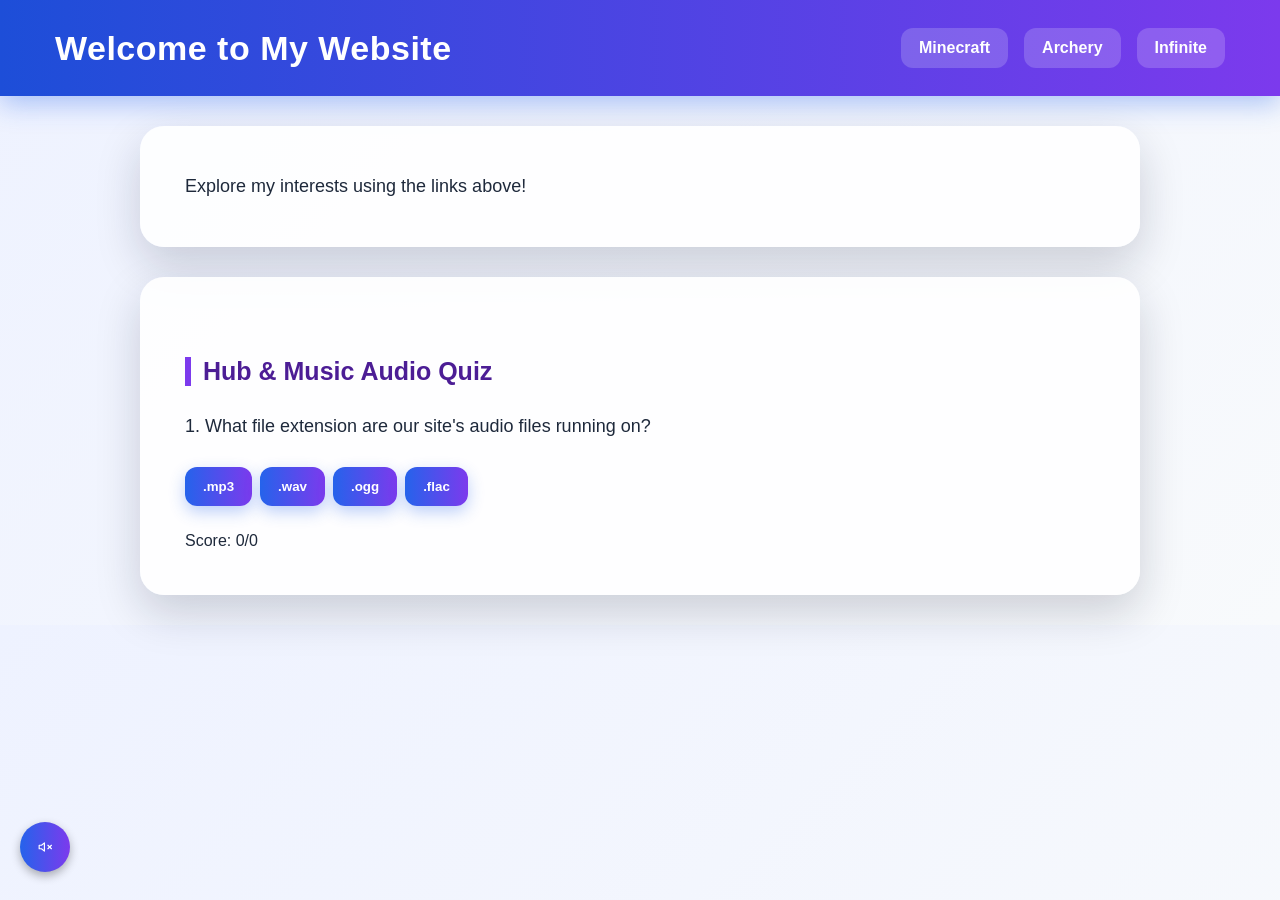
<file: index.html>
<!DOCTYPE html>
<html lang="en">
<head>
    <title>The Hub</title>
    <link rel="icon" type="image/png" href="icon.png">
    <link rel="stylesheet" href="styles.css">
</head>
<body>
    <div class="audio-controls">
        <button id="muteButton" title="Unmute" aria-label="Toggle Mute">
            <svg id="audioIcon" viewBox="0 0 24 24" width="24" height="24" stroke="currentColor" stroke-width="2" fill="none" stroke-linecap="round" stroke-linejoin="round">
                <path d="M11 5L6 9H2v6h4l5 4V5z"></path>
                <line x1="23" y1="9" x2="17" y2="15"></line>
                <line x1="17" y1="9" x2="23" y2="15"></line>
            </svg>
        </button>
    </div>
    <audio id="musicplayer" preload="auto"></audio>
    <header>
        <h1>Welcome to My Website</h1>
        <nav>
            <ul>
                <li><a href="minecraft.html">Minecraft</a></li>
                <li><a href="archery.html">Archery</a></li>
                <li><a href="infinite.html">Infinite</a></li>
            </ul>
        </nav>
    </header>
    <section class="hub-box intro-section">
        <p style="margin: 0;">Explore my interests using the links above!</p>
    </section>
    <section class="hub-box quiz-section">
        <div class="quiz-container">
            <h3 id="quizTopicTitle">🎯 Loading Quiz...</h3>
            <div class="quiz-card">
                <p id="quizQuestion">Loading question...</p>
                <div id="quizOptions" class="options-grid"></div>
                <p id="quizFeedback" class="feedback-text"></p>
            </div>
            <div class="quiz-footer">
                <span id="quizScore">Score: 0/0</span>
                <button id="nextQuizBtn" style="display: none;">Next Question →</button>
            </div>
        </div>
    </section>
    <script src="music.js"></script>
    <script src="quiz.js"></script>
</body>
</html>
</file>
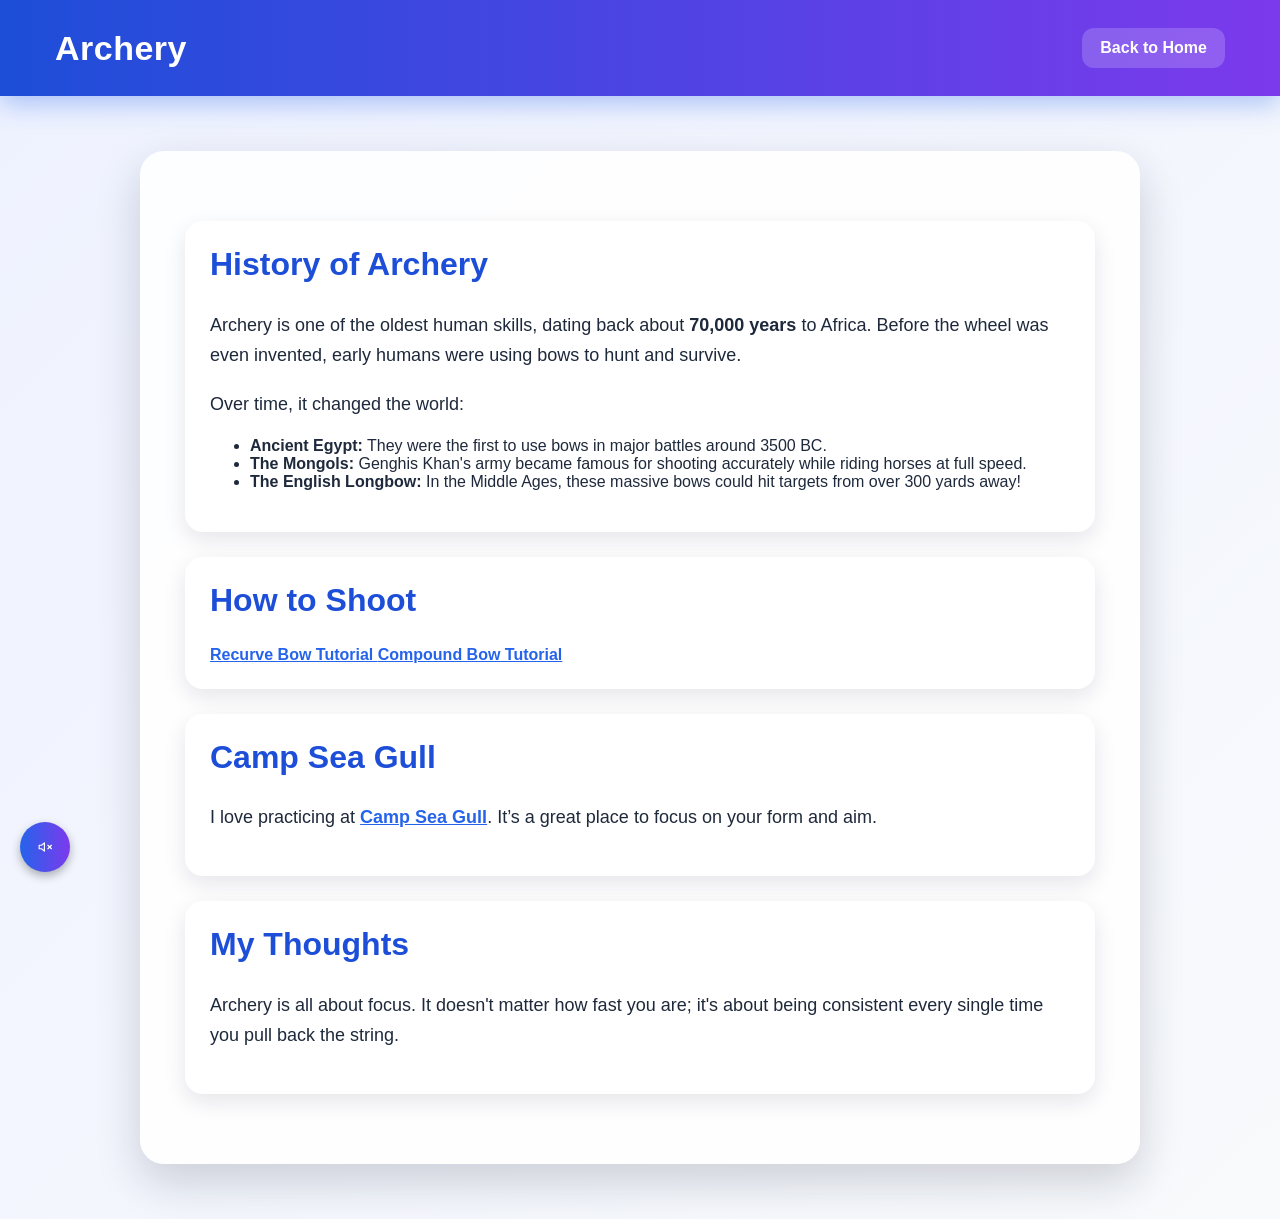
<file: archery.html>
<!DOCTYPE html>
<html lang="en">
<head>
    <title>Archery</title>
    <link rel="icon" type="image/png" href="icon.png">
    <link rel="stylesheet" href="styles.css">
</head>
<body>
    <div class="audio-controls">
        <button id="muteButton" title="Unmute" aria-label="Toggle Mute">
            <svg id="audioIcon" viewBox="0 0 24 24" width="24" height="24" stroke="currentColor" stroke-width="2" fill="none" stroke-linecap="round" stroke-linejoin="round">
                <path d="M11 5L6 9H2v6h4l5 4V5z"></path>
                <line x1="23" y1="9" x2="17" y2="15"></line>
                <line x1="17" y1="9" x2="23" y2="15"></line>
            </svg>
        </button>
    </div>
    <audio id="musicplayer" preload="auto"></audio>
    <header>
        <h1>Archery</h1>
        <nav>
            <ul>
                <li><a href="index.html">Back to Home</a></li>
            </ul>
        </nav>
    </header>
    <main>
        <section>
            <h2>History of Archery</h2>
            <p>
                Archery is one of the oldest human skills, dating back about
                <strong>70,000 years</strong> to Africa. Before the wheel was
                even invented, early humans were using bows to hunt and survive.
            </p>
            <p>Over time, it changed the world:</p>
            <ul>
                <li>
                    <strong>Ancient Egypt:</strong>
                    They were the first to use bows in major battles around 3500 BC.
                </li>
                <li>
                    <strong>The Mongols:</strong>
                    Genghis Khan's army became famous for shooting accurately while
                    riding horses at full speed.
                </li>
                <li>
                    <strong>The English Longbow:</strong>
                    In the Middle Ages, these massive bows could hit targets from
                    over 300 yards away!
                </li>
            </ul>
        </section>
        <section>
            <h2>How to Shoot</h2>
            <div class="nav-links">
                <a href="https://www.youtube.com/watch?v=RPBWi_F57C4" target="_blank">
                    Recurve Bow Tutorial
                </a>
                <a href="https://www.youtube.com/watch?v=HbtZMz2opuQ" target="_blank">
                    Compound Bow Tutorial
                </a>
            </div>
        </section>
        <section>
            <h2>Camp Sea Gull</h2>
            <p>
                I love practicing at
                <a href="https://seagull-seafarer.org" target="_blank">Camp Sea Gull</a>.
                It’s a great place to focus on your form and aim.
            </p>
        </section>

        <section>
            <h2>My Thoughts</h2>
            <p>
                Archery is all about focus. It doesn't matter how fast you are;
                it's about being consistent every single time you pull back the string.
            </p>
        </section>
    </main>
    <script src="music.js"></script>
</body>
</html>
</file>
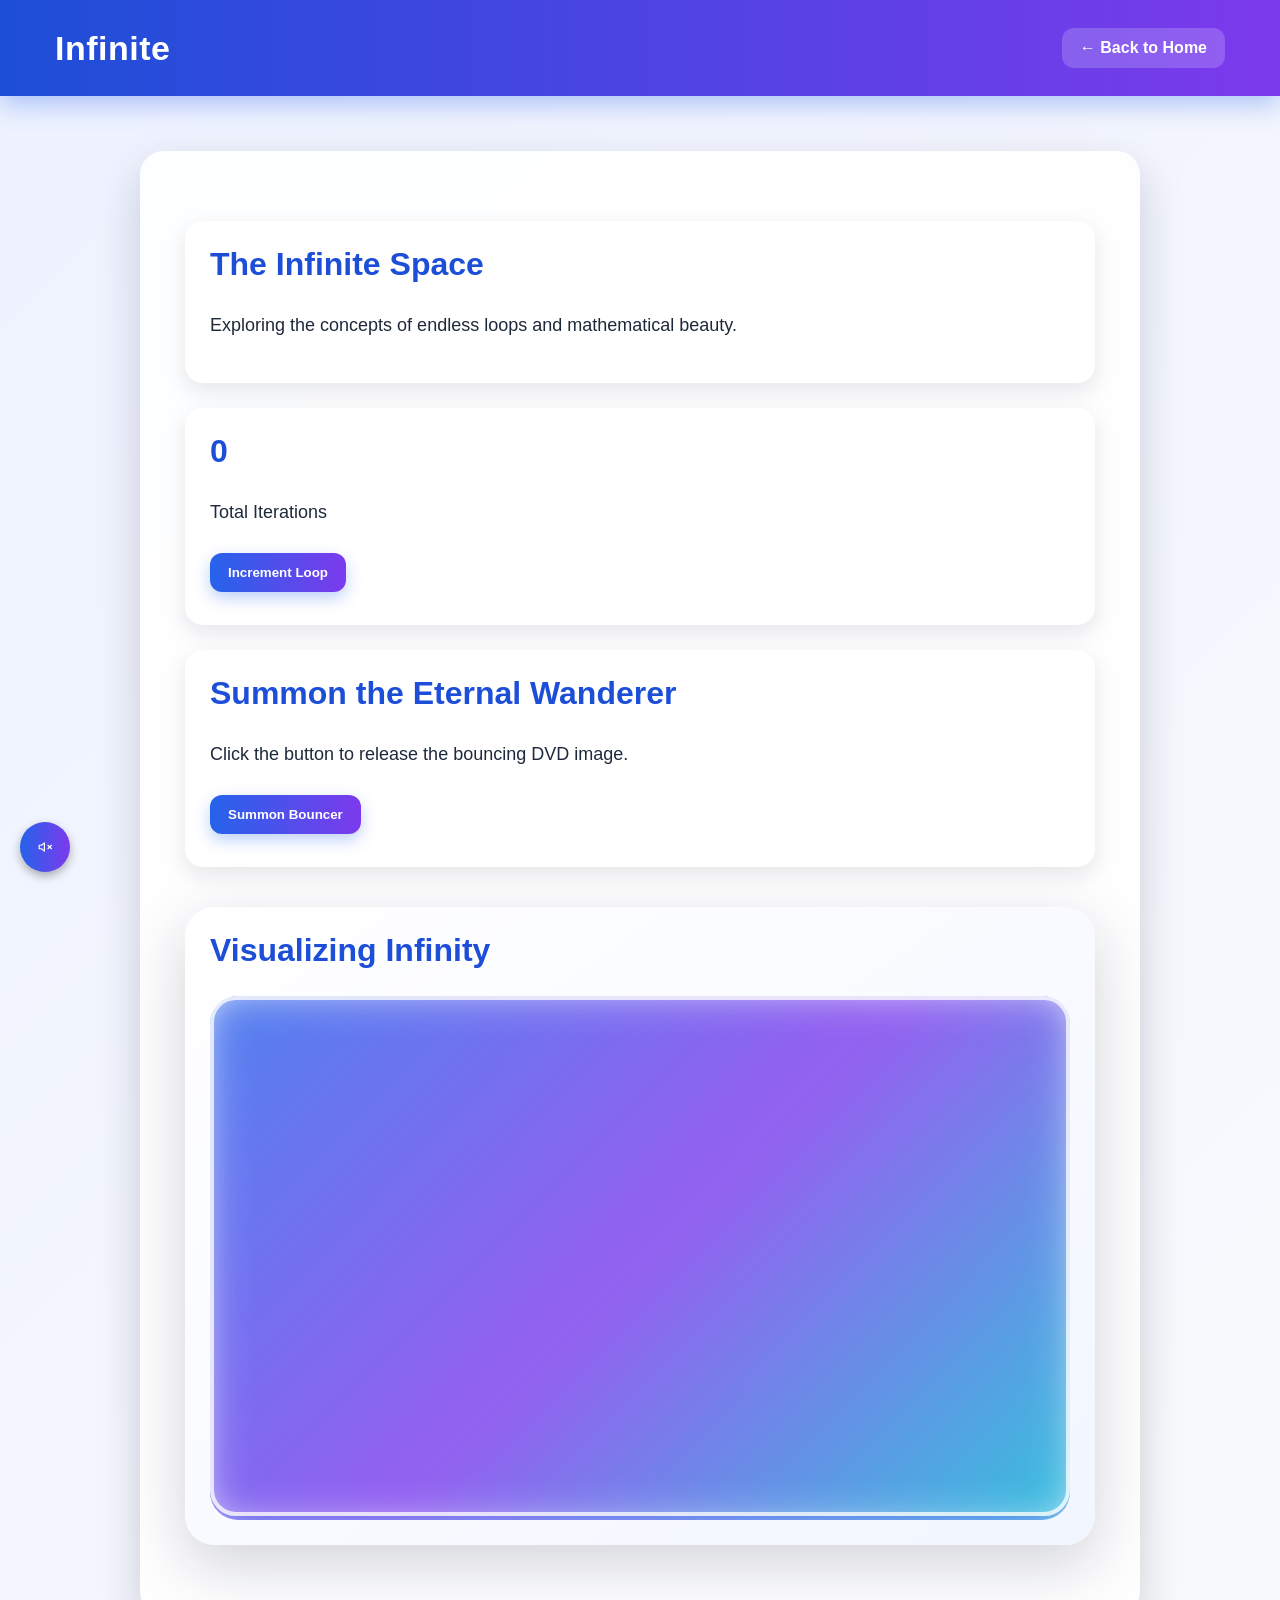
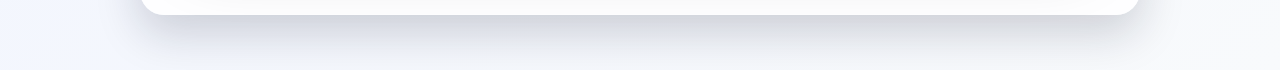
<file: infinite.html>
<!DOCTYPE html>
<html lang="en">
<head>
    <title>Infinite</title>
    <link rel="icon" type="image/png" href="icon.png">
    <link rel="stylesheet" href="styles.css">
</head>
<body class="infinite-bg">
    <div class="audio-controls">
        <button id="muteButton" title="Unmute" aria-label="Toggle Mute">
            <svg id="audioIcon" viewBox="0 0 24 24" width="24" height="24" stroke="currentColor" stroke-width="2" fill="none" stroke-linecap="round" stroke-linejoin="round">
                <path d="M11 5L6 9H2v6h4l5 4V5z"></path>
                <line x1="23" y1="9" x2="17" y2="15"></line>
                <line x1="17" y1="9" x2="23" y2="15"></line>
            </svg>
        </button>
    </div>
    <audio id="musicplayer" preload="auto"></audio>
    <header>
        <h1>Infinite</h1>
        <nav>
            <ul>
                <li><a href="index.html">← Back to Home</a></li>
            </ul>
        </nav>
    </header>

    <main>
        <section>
            <h2>The Infinite Space</h2>
            <p>Exploring the concepts of endless loops and mathematical beauty.</p>
        </section>

        <section>
            <h2 id="count">0</h2>
            <p>Total Iterations</p>
            <button onclick="addCount()">Increment Loop</button>
        </section>

        <section>
            <h2>Summon the Eternal Wanderer</h2>
            <p>Click the button to release the bouncing DVD image.</p>
            <button onclick="spawnBouncer()">Summon Bouncer</button>
        </section>

        <section class="video-card">
            <div class="video-header">
                <h2>Visualizing Infinity</h2>
            </div>
            <div class="video-frame">
                <div class="video-glow"></div>
                <iframe
                    src="https://www.youtube.com/embed/OxGsU8oIWjY"
                    title="Infinity Video"
                    referrerpolicy="strict-origin-when-cross-origin"
                    allowfullscreen>
                </iframe>
            </div>
        </section>
    </main>
    <div id="bouncer" style="position: fixed; width: 100px; display: none; z-index: 9999;">
        <img src="dvd.png" style="width:100%;" alt="Bouncing DVD">
    </div>
    <script>
        let posX = 100;
        let posY = 100;
        let velX = 3;
        let velY = 2;
        let started = false;

        function spawnBouncer() {
            const bouncer = document.getElementById("bouncer");
            bouncer.style.display = "block";
            if (!started) {
                started = true;
                requestAnimationFrame(moveBouncer);
            }
        }

        function moveBouncer() {
            const bouncer = document.getElementById("bouncer");
            posX += velX;
            posY += velY;

            if (posX <= 0 || posX + bouncer.offsetWidth >= window.innerWidth) {
                velX *= -1;
            }
            if (posY <= 0 || posY + bouncer.offsetHeight >= window.innerHeight) {
                velY *= -1;
            }

            bouncer.style.left = posX + "px";
            bouncer.style.top = posY + "px";
            requestAnimationFrame(moveBouncer);
        }

        let clicks = 0;
        function addCount() {
            clicks++;
            document.getElementById("count").innerText = clicks.toLocaleString();
        }
    </script>
    <script src="music.js"></script>
</body>
</html>
</file>
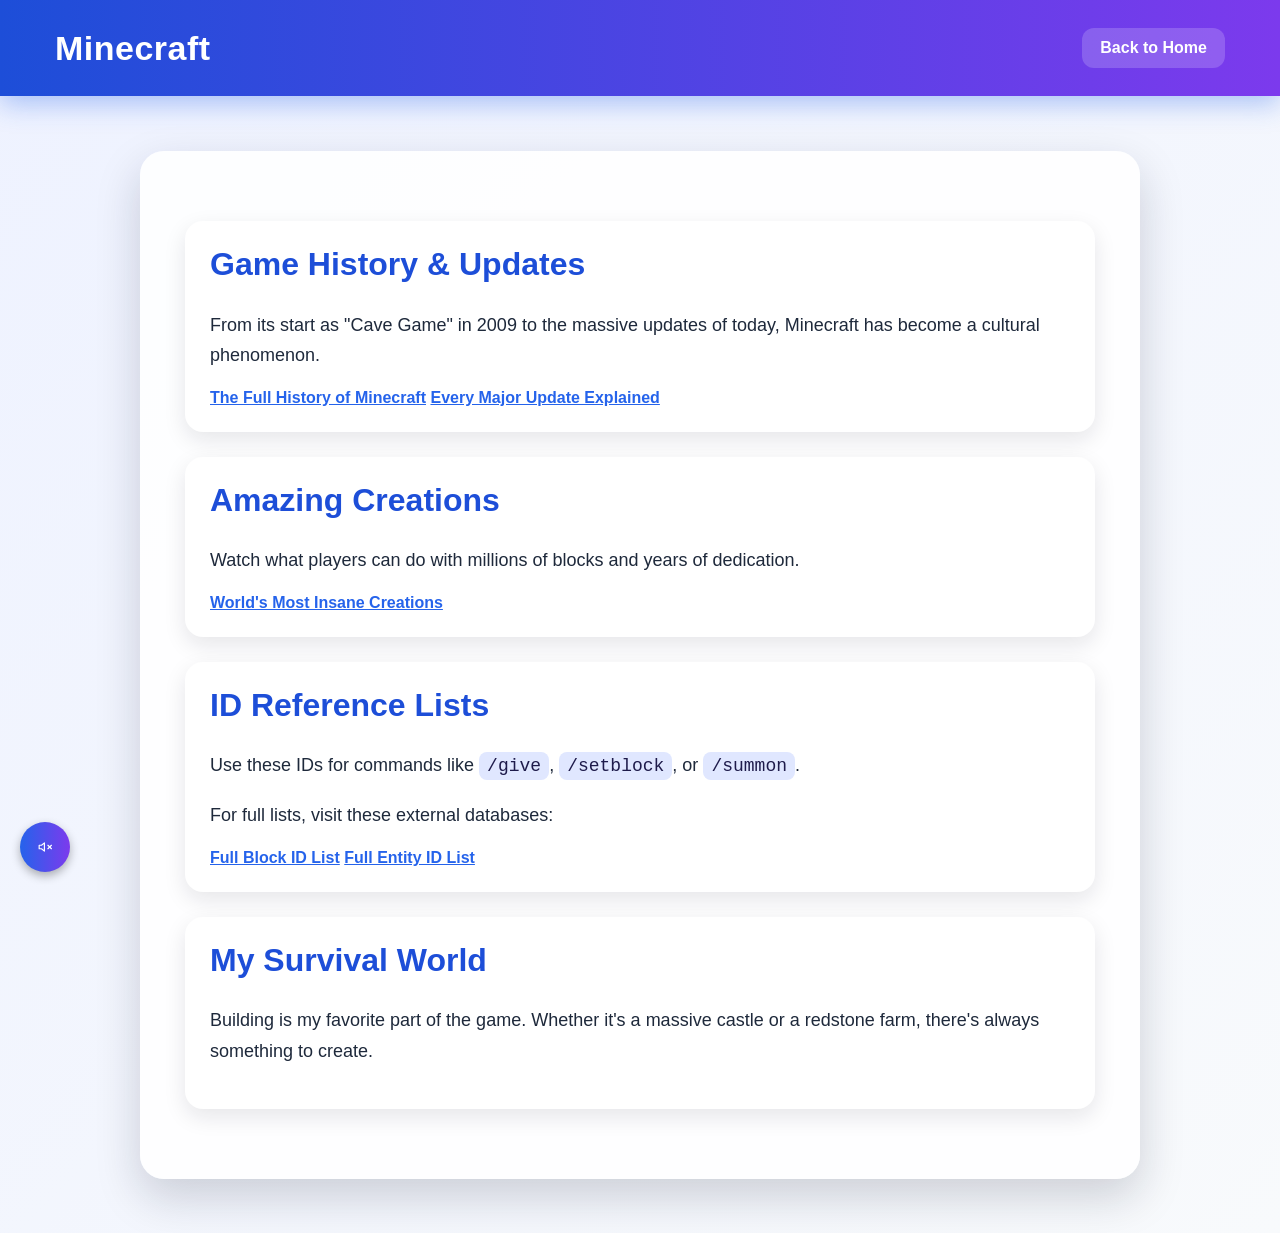
<file: minecraft.html>
<!DOCTYPE html>
<html lang="en">
<head>
    <title>Minecraft</title>
    <link rel="icon" type="image/png" href="icon.png">
    <link rel="stylesheet" href="styles.css">
</head>
<body>
    <div class="audio-controls">
        <button id="muteButton" title="Unmute" aria-label="Toggle Mute">
            <svg id="audioIcon" viewBox="0 0 24 24" width="24" height="24" stroke="currentColor" stroke-width="2" fill="none" stroke-linecap="round" stroke-linejoin="round">
                <path d="M11 5L6 9H2v6h4l5 4V5z"></path>
                <line x1="23" y1="9" x2="17" y2="15"></line>
                <line x1="17" y1="9" x2="23" y2="15"></line>
            </svg>
        </button>
    </div>
    <audio id="musicplayer" preload="auto"></audio>
    <header>
        <h1>Minecraft</h1>
        <nav>
            <ul>
                <li><a href="index.html">Back to Home</a></li>
            </ul>
        </nav>
    </header>
    <main>
        <section>
            <h2>Game History & Updates</h2>
            <p>From its start as "Cave Game" in 2009 to the massive updates of today, Minecraft has become a cultural phenomenon.</p>
            <div class="nav-links">
                <a href="https://www.youtube.com/watch?v=jOg0T9AVH_E" target="_blank">The Full History of Minecraft</a>
                <a href="https://www.youtube.com/watch?v=cTfJNT0Uo0g" target="_blank">Every Major Update Explained</a>
            </div>
        </section>
        <section>
            <h2>Amazing Creations</h2>
            <p>Watch what players can do with millions of blocks and years of dedication.</p>
            <div class="nav-links">
                <a href="https://www.youtube.com/watch?v=HJUyzWhmZS8" target="_blank">World's Most Insane Creations</a>
            </div>
        </section>
        <section>
            <h2>ID Reference Lists</h2>
            <p>Use these IDs for commands like <code>/give</code>, <code>/setblock</code>, or <code>/summon</code>.</p>
            <p>For full lists, visit these external databases:</p>

            <div class="nav-links">
                <a href="https://minecraft-ids.grahamedgecombe.com/" target="_blank">Full Block ID List</a>
                <a href="https://minecraft-ids.grahamedgecombe.com/entities#google_vignette" target="_blank">Full Entity ID List</a>
            </div>
        </section>
        <section>
            <h2>My Survival World</h2>
            <p>Building is my favorite part of the game. Whether it's a massive castle or a redstone farm, there's always something to create.</p>
        </section>
    </main>
    <script src="music.js"></script>
</body>
</html>
</file>
<file: styles.css>
* {
  box-sizing: border-box;
}

body {
  margin: 0;
  font-family: "Segoe UI", Arial, sans-serif;
  background: linear-gradient(135deg, #eef2ff, #f8fafc);
  color: #1e293b;
}

header {
  background: linear-gradient(90deg, #1d4ed8, #7c3aed);
  color: white;
  padding: 28px 55px;
  display: flex;
  justify-content: space-between;
  align-items: center;
  box-shadow: 0 8px 25px rgba(37, 99, 235, 0.35);
}

header h1 {
  margin: 0;
  font-size: 34px;
  letter-spacing: 0.5px;
}

nav ul {
  list-style: none;
  display: flex;
  gap: 16px;
  margin: 0;
  padding: 0;
}

nav a,
a[href*="index"] {
  display: inline-block;
  color: white;
  text-decoration: none;
  background: rgba(255, 255, 255, 0.18);
  padding: 11px 18px;
  border-radius: 12px;
  font-weight: 700;
  transition: 0.2s;
}

nav a:hover,
a[href*="index"]:hover {
  background: white;
  color: #2563eb;
  transform: translateY(-2px);
}

main {
  max-width: 1000px;
  margin: 55px auto;
  padding: 45px;
  background: rgba(255, 255, 255, 0.9);
  border-radius: 24px;
  box-shadow: 0 18px 45px rgba(15, 23, 42, 0.18);
}

h2 {
  font-size: 32px;
  margin-top: 0;
  color: #1d4ed8;
}

h3 {
  margin-top: 35px;
  font-size: 25px;
  color: #4c1d95;
  border-left: 6px solid #7c3aed;
  padding-left: 12px;
}

p {
  font-size: 18px;
  line-height: 1.7;
}

main a {
  color: #2563eb;
  font-weight: bold;
}

main a:hover {
  color: #7c3aed;
}

button {
  background: linear-gradient(90deg, #2563eb, #7c3aed);
  color: white;
  border: none;
  padding: 12px 18px;
  margin: 8px 8px 8px 0;
  border-radius: 12px;
  font-weight: bold;
  cursor: pointer;
  box-shadow: 0 6px 16px rgba(37, 99, 235, 0.3);
  transition: 0.2s;
}

button:hover {
  transform: translateY(-2px);
  box-shadow: 0 10px 22px rgba(37, 99, 235, 0.4);
}

hr {
  border: none;
  height: 2px;
  background: linear-gradient(90deg, #2563eb, transparent);
  margin: 25px 0;
}

code {
  background: #e0e7ff;
  color: #1e1b4b;
  padding: 4px 8px;
  border-radius: 8px;
}

section {
  background: #ffffff;
  padding: 25px;
  margin: 25px 0;
  border-radius: 18px;
  box-shadow: 0 8px 22px rgba(15, 23, 42, 0.1);
}

.video-card {
  margin-top: 40px;

  padding: 25px;

  border-radius: 30px;

  background:
    linear-gradient(
      145deg,
      rgba(255,255,255,0.92),
      rgba(240,245,255,0.88)
    );

  box-shadow:
    0 20px 60px rgba(15,23,42,0.18);

  position: relative;

  overflow: hidden;
}

.video-frame {
  position: relative;

  border-radius: 28px;

  overflow: hidden;
}

.video-glow {
  position: absolute;

  inset: -10px;

  border-radius: 35px;

  background:
    linear-gradient(
      135deg,
      #2563eb,
      #7c3aed,
      #06b6d4
    );

  filter: blur(22px);

  opacity: 0.8;

  z-index: 0;
}

.video-frame iframe {
  position: relative;

  z-index: 1;

  width: 100%;
  height: 520px;

  border: 4px solid rgba(255,255,255,0.75);

  border-radius: 26px;

  box-shadow:
    0 25px 55px rgba(37,99,235,0.35),
    0 0 40px rgba(124,58,237,0.25);

  transition: 0.35s;
}

.video-frame iframe:hover {
  transform: scale(1.01);

  box-shadow:
    0 30px 70px rgba(37,99,235,0.45),
    0 0 55px rgba(124,58,237,0.4);
}

.audio-controls {
    position: fixed;
    bottom: 20px;
    left: 20px;
    z-index: 9999;
}

.audio-controls button {
    background-color: #333333;
    color: #ffffff;
    border: none;
    border-radius: 50%;
    width: 50px;
    height: 50px;
    cursor: pointer;
    display: flex;
    align-items: center;
    justify-content: center;
    box-shadow: 0 4px 10px rgba(0, 0, 0, 0.3);
    transition: transform 0.2s ease, background-color 0.2s ease;
}


.audio-controls button:hover {
    background-color: #555555;
    transform: scale(1.1);
}


.audio-controls button:active {
    transform: scale(0.95);
}

.hub-box {
  max-width: 1000px;
  margin: 30px auto;
  padding: 45px;
  background: rgba(255, 255, 255, 0.9);
  border-radius: 24px;
  box-shadow: 0 18px 45px rgba(15, 23, 42, 0.18);
  width: 90%;
}

.quiz-container {
  background: transparent !important;
  border: none !important;
  padding: 0 !important;
  box-shadow: none !important;
  max-width: 100%;
}
</file>
